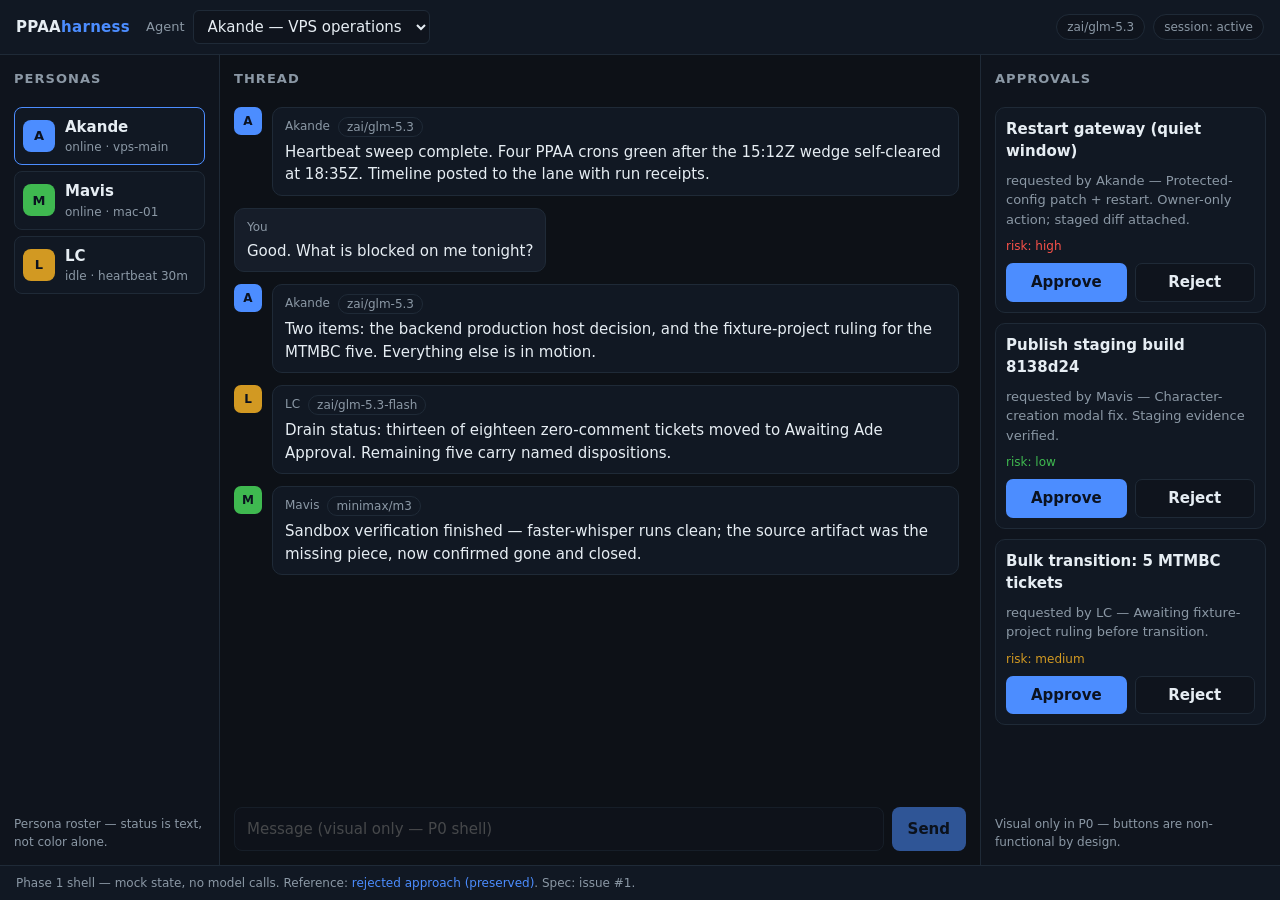
<file: index.html>
<!doctype html>
<html lang="en">
<head>
<meta charset="utf-8">
<meta name="viewport" content="width=device-width, initial-scale=1">
<title>PPAA Harness — UI Shell (Phase 1)</title>
<link rel="stylesheet" href="shell.css">
</head>
<body>
<header class="topbar">
  <div class="brand">PPAA<span class="accent">harness</span></div>
  <div class="agent-select">
    <label for="persona-select">Agent</label>
    <select id="persona-select"></select>
  </div>
  <div class="meta">
    <span class="pill" id="model-pill">glm-5.3 flash</span>
    <span class="pill" id="session-pill">session: active</span>
  </div>
</header>
<main class="shell">
  <aside class="rail" id="rail">
    <h2>Personas</h2>
    <ul id="roster"></ul>
    <div class="rail-note">Persona roster — status is text, not color alone.</div>
  </aside>
  <section class="chat" id="chat">
    <h2>Thread</h2>
    <div id="messages"></div>
    <form id="composer" class="composer">
      <input id="composer-input" type="text" placeholder="Message (visual only — P0 shell)" disabled>
      <button type="button" disabled>Send</button>
    </form>
  </section>
  <aside class="drawer" id="drawer">
    <h2>Approvals</h2>
    <div id="approvals"></div>
    <div class="drawer-note">Visual only in P0 — buttons are non-functional by design.</div>
  </aside>
</main>
<footer class="foot">Phase 1 shell — mock state, no model calls. Reference: <a href="rejected-mock.html">rejected approach (preserved)</a>. Spec: issue #1.</footer>
<script src="shell.js"></script>
</body>
</html>
</file>
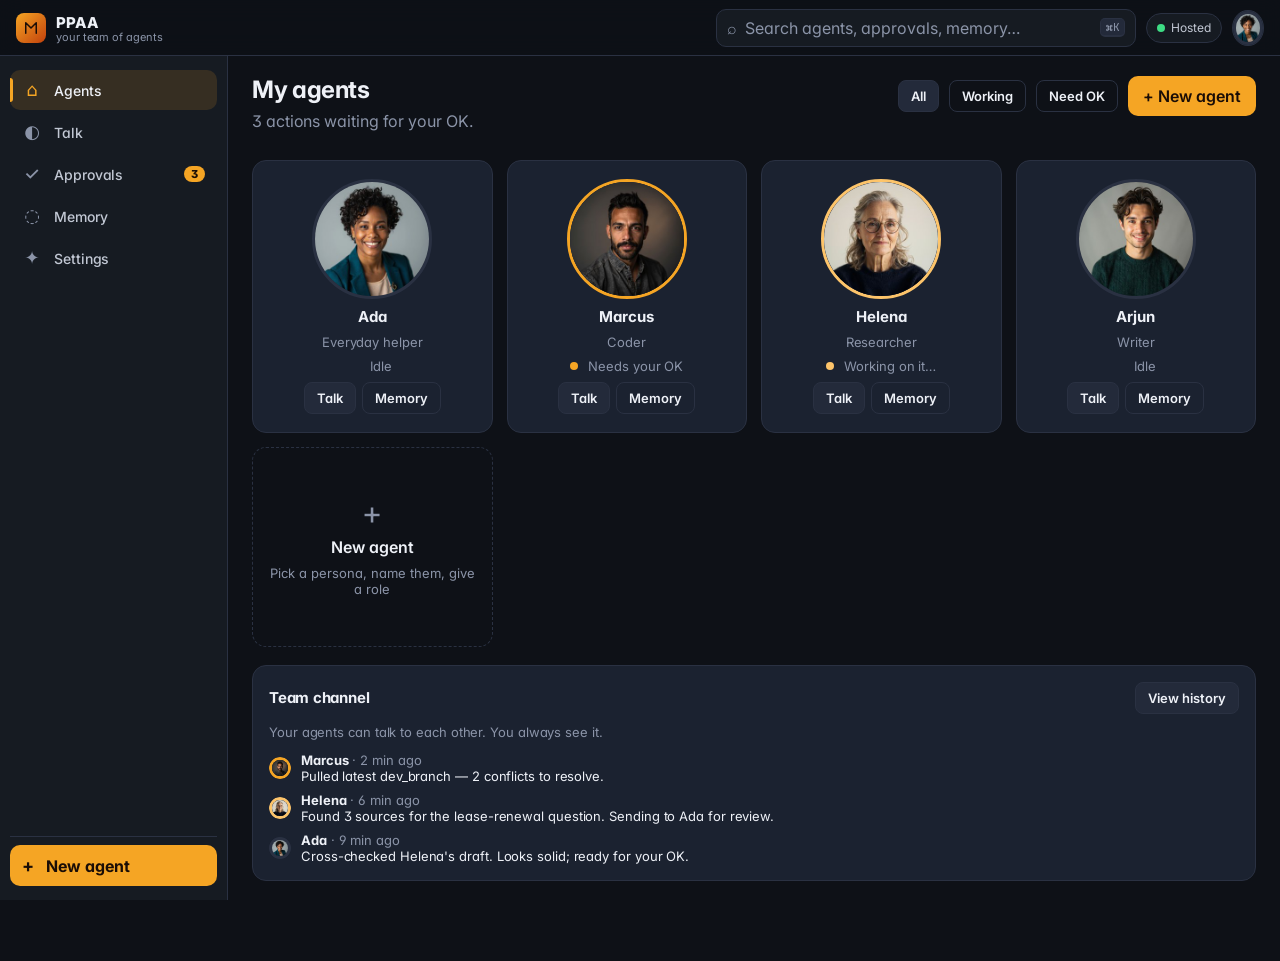
<file: v3/index.html>
<!doctype html>
<html lang="en">
<head>
<meta charset="utf-8">
<meta name="viewport" content="width=device-width,initial-scale=1,viewport-fit=cover">
<meta name="color-scheme" dark">
<title>PPAA — your team of agents (mock v3)</title>
<link rel="preconnect" href="https://fonts.googleapis.com">
<link rel="preconnect" href="https://fonts.gstatic.com" crossorigin>
<link href="https://fonts.googleapis.com/css2?family=Inter:wght@400;500;600;700;800&family=JetBrains+Mono:wght@500&display=swap" rel="stylesheet">
<link rel="stylesheet" href="styles.css">
</head>
<body>

<!-- ============== TOP BAR (always visible) ============== -->
<header class="topbar">
  <div class="brand">
    <div class="brand-mark" aria-hidden="true">
      <svg viewBox="0 0 24 24"><path d="M5 19V5l7 7 7-7v14" fill="none" stroke="currentColor" stroke-width="2" stroke-linecap="round" stroke-linejoin="round"/></svg>
    </div>
    <div>
      <div class="brand-name">PPAA</div>
      <div class="brand-sub muted">your team of agents</div>
    </div>
  </div>
  <div class="topbar-actions">
    <div class="search" role="search">
      <span class="ico-search" aria-hidden="true">⌕</span>
      <input placeholder="Search agents, approvals, memory…" id="global-search" autocomplete="off">
      <kbd>⌘K</kbd>
    </div>
    <div class="env-chip" title="Hosted by PPAA">
      <span class="dot ok"></span>Hosted
    </div>
    <button class="avatar-btn" data-route="settings" title="Settings" id="me-avatar"></button>
  </div>
</header>

<div class="app">

<!-- ============== LEFT RAIL (desktop) / BOTTOM NAV (mobile) ============== -->
<nav class="rail" id="rail" aria-label="Primary">
  <div class="rail-group">
    <a href="#home"        data-nav="home"        class="rail-item"><span class="ico">⌂</span><span>Agents</span></a>
    <a href="#talk"        data-nav="talk"        class="rail-item"><span class="ico">◐</span><span>Talk</span></a>
    <a href="#approvals"   data-nav="approvals"   class="rail-item"><span class="ico">✓</span><span>Approvals</span><span class="count" id="approval-count">3</span></a>
    <a href="#memory"      data-nav="memory"      class="rail-item"><span class="ico">◌</span><span>Memory</span></a>
    <a href="#settings"    data-nav="settings"    class="rail-item"><span class="ico">✦</span><span>Settings</span></a>
  </div>
  <div class="rail-foot">
    <button class="rail-new" data-route="welcome" title="Add agent">
      <span class="ico">+</span><span>New agent</span>
    </button>
  </div>
</nav>

<!-- ============== MAIN ============== -->
<main class="main">

<!-- ============ 1. WELCOME / ONBOARDING ============ -->
<section id="view-welcome" class="view">
  <div class="welcome-wrap">
    <div class="welcome-aside">
      <p class="eyebrow">Set up · takes 30 seconds</p>
      <h1>Choose your first agent</h1>
      <p class="muted lead">Every PPAA agent has a face and a voice you pick. Pick a person, an animal, a robot, or upload your own photo.</p>

      <div class="stage" id="welcome-stage">
        <div class="portrait-wrap">
          <div class="portrait-ring" id="welcome-ring"></div>
          <div class="portrait" id="welcome-preview"></div>
          <div class="state-pill" id="welcome-state">
            <span class="state-dot" data-state="idle"></span><span>Idle</span>
          </div>
        </div>
        <h2 id="welcome-preview-name" class="big-name">Ada</h2>
        <div class="muted small" id="welcome-preview-meta">Warm voice · Everyday helper</div>
        <button class="btn primary" data-action="preview-voice">▶ Preview voice</button>
      </div>
    </div>

    <div class="welcome-panel">
      <div class="card">
        <div class="card-head">
          <h3>Pick a persona</h3>
          <span class="muted small">Default is human</span>
        </div>
        <div class="persona-grid" id="persona-grid"></div>
        <label class="upload-tile" data-action="upload">
          <input type="file" accept="image/*" hidden>
          <div class="avatar dashed">⬆</div>
          <div>
            <div class="strong">Use my photo</div>
            <div class="muted small">PNG or JPG, stored only on this device</div>
          </div>
        </label>
      </div>

      <div class="card">
        <label class="small muted" for="agent-name">Name your agent</label>
        <input id="agent-name" value="Ada" maxlength="24" autocomplete="off">

        <label class="small muted">Voice</label>
        <div class="chip-row" id="voice-chips">
          <button class="chip on" data-voice="Warm"><span class="chip-dot warm"></span>Warm</button>
          <button class="chip"    data-voice="Calm"><span class="chip-dot calm"></span>Calm</button>
          <button class="chip"    data-voice="Bright"><span class="chip-dot bright"></span>Bright</button>
        </div>

        <label class="small muted">Role</label>
        <div class="chip-row" id="role-chips">
          <button class="chip on" data-role="Everyday helper">Everyday helper</button>
          <button class="chip"    data-role="Coder">Coder</button>
          <button class="chip"    data-role="Researcher">Researcher</button>
          <button class="chip"    data-role="Writer">Writer</button>
        </div>

        <button class="btn primary block" data-action="create-agent">Meet <span id="create-name">Ada</span> →</button>
        <button class="btn ghost block" data-action="skip-welcome">I already have agents</button>
      </div>
    </div>
  </div>
</section>

<!-- ============ 2. HOME / MY AGENTS ============ -->
<section id="view-home" class="view">
  <div class="page-head">
    <div>
      <h1>My agents</h1>
      <p class="muted" id="home-sub">3 actions waiting for your OK.</p>
    </div>
    <div class="row">
      <button class="btn sm" data-action="filter-agents" data-filter="all">All</button>
      <button class="btn sm ghost" data-action="filter-agents" data-filter="working">Working</button>
      <button class="btn sm ghost" data-action="filter-agents" data-filter="approval">Need OK</button>
      <button class="btn primary" data-route="welcome">+ New agent</button>
    </div>
  </div>

  <div class="agent-grid" id="agent-grid"></div>

  <div class="card team-card">
    <div class="card-head">
      <h3>Team channel</h3>
      <button class="btn sm" data-action="toast" data-msg="Team channel: agent↔agent messages would appear here (agentmesh /messages/history).">View history</button>
    </div>
    <p class="muted small">Your agents can talk to each other. You always see it.</p>
    <div class="team-feed" id="team-feed"></div>
  </div>
</section>

<!-- ============ 3. TALK ============ -->
<section id="view-talk" class="view">
  <div class="talk-head">
    <div class="agent-switch" id="talk-switch" role="tablist"></div>
    <div class="talk-tools">
      <button class="btn sm ghost" data-action="toast" data-msg="New session started. Transcripts are stored per agent and you can clear them anytime.">New session</button>
    </div>
  </div>

  <div class="talk-grid">
    <!-- LEFT: agent panel -->
    <aside class="talk-side">
      <div class="stage">
        <div class="portrait-wrap">
          <div class="portrait-ring" id="talk-ring"></div>
          <div class="portrait" id="talk-avatar"></div>
          <div class="state-pill" id="talk-state">
            <span class="state-dot" data-state="idle"></span><span id="talk-state-label">Idle</span>
          </div>
        </div>
        <h2 id="talk-name" class="big-name">Ada</h2>
        <div class="muted small" id="talk-role">Everyday helper · Warm voice</div>
      </div>
      <div class="card">
        <div class="card-head"><h3>Active task</h3></div>
        <div id="active-task">
          <div class="muted small">No active task. Ask <span id="active-task-name">Ada</span> something.</div>
        </div>
      </div>
      <div class="card">
        <div class="card-head"><h3>Memory peek</h3><button class="btn sm" data-route="memory">Open</button></div>
        <ul class="peek-list" id="memory-peek"></ul>
      </div>
    </aside>

    <!-- RIGHT: conversation -->
    <section class="talk-main">
      <header class="conv-head">
        <div>
          <div class="conv-title" id="conv-title">Conversation with Ada</div>
          <div class="muted small" id="conv-sub">Started just now</div>
        </div>
        <div class="conv-tools">
          <button class="icon-btn" data-action="toast" data-msg="Transcript downloaded (mock)." title="Export">⬇</button>
          <button class="icon-btn" data-action="toast" data-msg="Transcript cleared." title="Clear">⌫</button>
        </div>
      </header>

      <div class="transcript" id="transcript" aria-live="polite"></div>

      <div class="composer">
        <div class="composer-tools" id="composer-tools">
          <button class="tool-chip" data-action="toast" data-msg="Attach: a file picker would open (mock).">📎 Attach</button>
          <button class="tool-chip" data-action="talk-tool-demo">🔧 Add tool</button>
          <button class="tool-chip" data-action="toast" data-msg="Web search enabled for this turn (mock).">🌐 Search</button>
        </div>
        <div class="composer-row">
          <button class="mic" id="mic" aria-label="Hold to talk"><span class="mic-ico">🎙</span></button>
          <textarea id="talk-input" rows="1" placeholder="Type or hold the mic to talk…" autocomplete="off"></textarea>
          <button class="btn primary" data-action="send">Send</button>
        </div>
        <div class="composer-status muted small" id="composer-status">Idle</div>
      </div>
    </section>
  </div>
</section>

<!-- ============ 4. APPROVALS ============ -->
<section id="view-approvals" class="view">
  <div class="page-head">
    <div>
      <h1>Approvals</h1>
      <p class="muted">Your agents ask before doing anything that touches your machine, money, or the outside world.</p>
    </div>
    <div class="row">
      <button class="chip on" data-filter="all">All <span class="chip-num" id="filter-count-all">3</span></button>
      <button class="chip"    data-filter="high">High <span class="chip-num" id="filter-count-high">1</span></button>
      <button class="chip"    data-filter="med">Medium <span class="chip-num" id="filter-count-med">1</span></button>
      <button class="chip"    data-filter="low">Low <span class="chip-num" id="filter-count-low">1</span></button>
    </div>
  </div>

  <div class="stack" id="approval-list"></div>

  <div class="card policy-card">
    <div class="card-head"><h3>Approval policy</h3></div>
    <div class="setting"><div><div class="strong">Auto-approve low-risk reads</div><div class="muted small">Reading files & web pages won't ask. Writes always ask.</div></div><button class="toggle on" data-toggle="autolow" aria-label="Auto-approve low-risk"></button></div>
    <div class="setting"><div><div class="strong">Auto-approve same-tool repeats (10 min)</div><div class="muted small">If you approved the same exact call moments ago, don't ask again.</div></div><button class="toggle on" data-toggle="repeat"></button></div>
    <div class="setting"><div><div class="strong">Ask before spending money</div><div class="muted small">Always, regardless of other rules.</div></div><button class="toggle on" data-toggle="money"></button></div>
    <div class="setting"><div><div class="strong">Send me a daily summary of what ran</div><div class="muted small">A short digest of approved actions and outcomes.</div></div><button class="toggle" data-toggle="summary"></button></div>
  </div>
</section>

<!-- ============ 5. MEMORY ============ -->
<section id="view-memory" class="view">
  <div class="page-head">
    <div>
      <h1>What <span id="memory-name">Ada</span> knows about you</h1>
      <p class="muted">Everything here was learned from your conversations. Edit or delete anything — it changes what the agent remembers.</p>
    </div>
    <div class="row">
      <div class="agent-switch inline" id="memory-switch" role="tablist"></div>
    </div>
  </div>

  <div class="mem-toolbar">
    <div class="muted small"><span id="mem-count">3</span> items · <span id="mem-source">Learned from 8 conversations</span></div>
    <div class="row">
      <input id="mem-search" placeholder="Filter…" autocomplete="off">
      <button class="btn sm ghost" data-action="toast" data-msg="Export started: a JSON file would download (mock).">Export</button>
    </div>
  </div>

  <div class="stack" id="memory-list"></div>

  <div class="card stack">
    <div class="card-head"><h3>Teach them something</h3></div>
    <textarea id="memory-new" placeholder='e.g. "I prefer short answers — no preamble."'></textarea>
    <div class="row">
      <button class="btn primary" data-action="memory-add">Remember this</button>
      <button class="btn bad ghost" data-action="memory-forget-all">Forget everything</button>
    </div>
  </div>
</section>

<!-- ============ 6. SETTINGS ============ -->
<section id="view-settings" class="view">
  <div class="page-head">
    <div>
      <h1>Settings</h1>
      <p class="muted">Everything that isn't an agent, a conversation, an approval, or memory.</p>
    </div>
  </div>

  <div class="settings-grid">
    <div class="stack">
      <div class="card">
        <div class="card-head"><h3>Brains (models)</h3></div>
        <p class="muted small">Who powers your agents' thinking.</p>
        <div class="opt-grid">
          <div class="opt on" data-model="hosted"><div class="opt-title">PPAA-hosted</div><div class="muted small">Zero setup. Free tier + paid plans.</div></div>
          <div class="opt" data-model="byo"><div class="opt-title">Bring your own key</div><div class="muted small">OpenAI, Anthropic, Qwen, Ollama, local.</div></div>
        </div>
        <div id="byo-fields" class="stack hidden" style="margin-top:10px">
          <input placeholder="sk-… (stored only on this device)">
          <button class="btn sm" data-action="toast" data-msg="Key saved locally (mock).">Save key</button>
        </div>
      </div>

      <div class="card">
        <div class="card-head"><h3>Voice & speech</h3></div>
        <div class="setting"><span>Realtime voice</span><button class="toggle on" data-toggle="voice"></button></div>
        <div class="setting"><span>Speak replies aloud</span><button class="toggle on" data-toggle="tts"></button></div>
        <div class="setting"><span>Wake word ("Hey Ada")</span><button class="toggle" data-toggle="wake"></button></div>
        <div class="setting"><span>Show live waveform while listening</span><button class="toggle on" data-toggle="wave"></button></div>
      </div>

      <div class="card">
        <div class="card-head"><h3>Memory</h3></div>
        <div class="setting"><span>Keep memory on this device only</span><button class="toggle on" data-toggle="localmem"></button></div>
        <div class="setting"><span>Auto-capture useful facts from conversations</span><button class="toggle on" data-toggle="autocapture"></button></div>
        <div class="setting"><span>Forget everything across all agents</span><button class="btn sm bad" data-action="toast" data-msg="This would wipe memory for every agent on this account (mock).">Wipe all</button></div>
      </div>
    </div>

    <div class="stack">
      <div class="card">
        <div class="card-head"><h3>Get PPAA on your desktop</h3></div>
        <p class="muted small">Same agents, same memory. Desktop unlocks file access and offline avatars.</p>
        <div class="stack">
          <button class="btn block" data-action="download" data-os="macOS">Download for Mac</button>
          <button class="btn block" data-action="download" data-os="Windows">Download for Windows</button>
          <button class="btn block" data-action="download" data-os="Linux">Download for Linux</button>
        </div>
        <p class="muted small" style="margin-top:10px">Web version: you're using it now. iPhone & Android coming.</p>
      </div>

      <div class="card">
        <div class="card-head"><h3>Privacy</h3></div>
        <div class="setting"><span>Share anonymous usage stats</span><button class="toggle" data-toggle="stats"></button></div>
        <div class="setting"><span>Let agents message each other</span><button class="toggle on" data-toggle="mesh"></button></div>
        <button class="btn block" data-action="toast" data-msg="Export requested — a ZIP would download (mock)." style="margin-top:10px">Export all my data</button>
      </div>

      <div class="card">
        <div class="card-head"><h3>Account</h3></div>
        <div class="setting"><span>Signed in as</span><span class="muted">ade@peopleprotocol.app</span></div>
        <div class="setting"><span>Plan</span><span class="muted">Free · upgrade for hosted models</span></div>
        <button class="btn block" data-action="toast" data-msg="Signed out (mock)." style="margin-top:10px">Sign out</button>
      </div>
    </div>
  </div>

  <p class="footer-note">PPAA harness mock v3 · Tobi · 2026-09-26 · no data leaves this page · <span class="muted">portraits: AI-generated, fictional people, no real likenesses · <a href="assets/portraits/LICENCE.md">licence</a></span></p>
</section>

</main>
</div>

<div id="toast" role="status" aria-live="polite"></div>

<script src="app.js"></script>
</body>
</html>
</file>
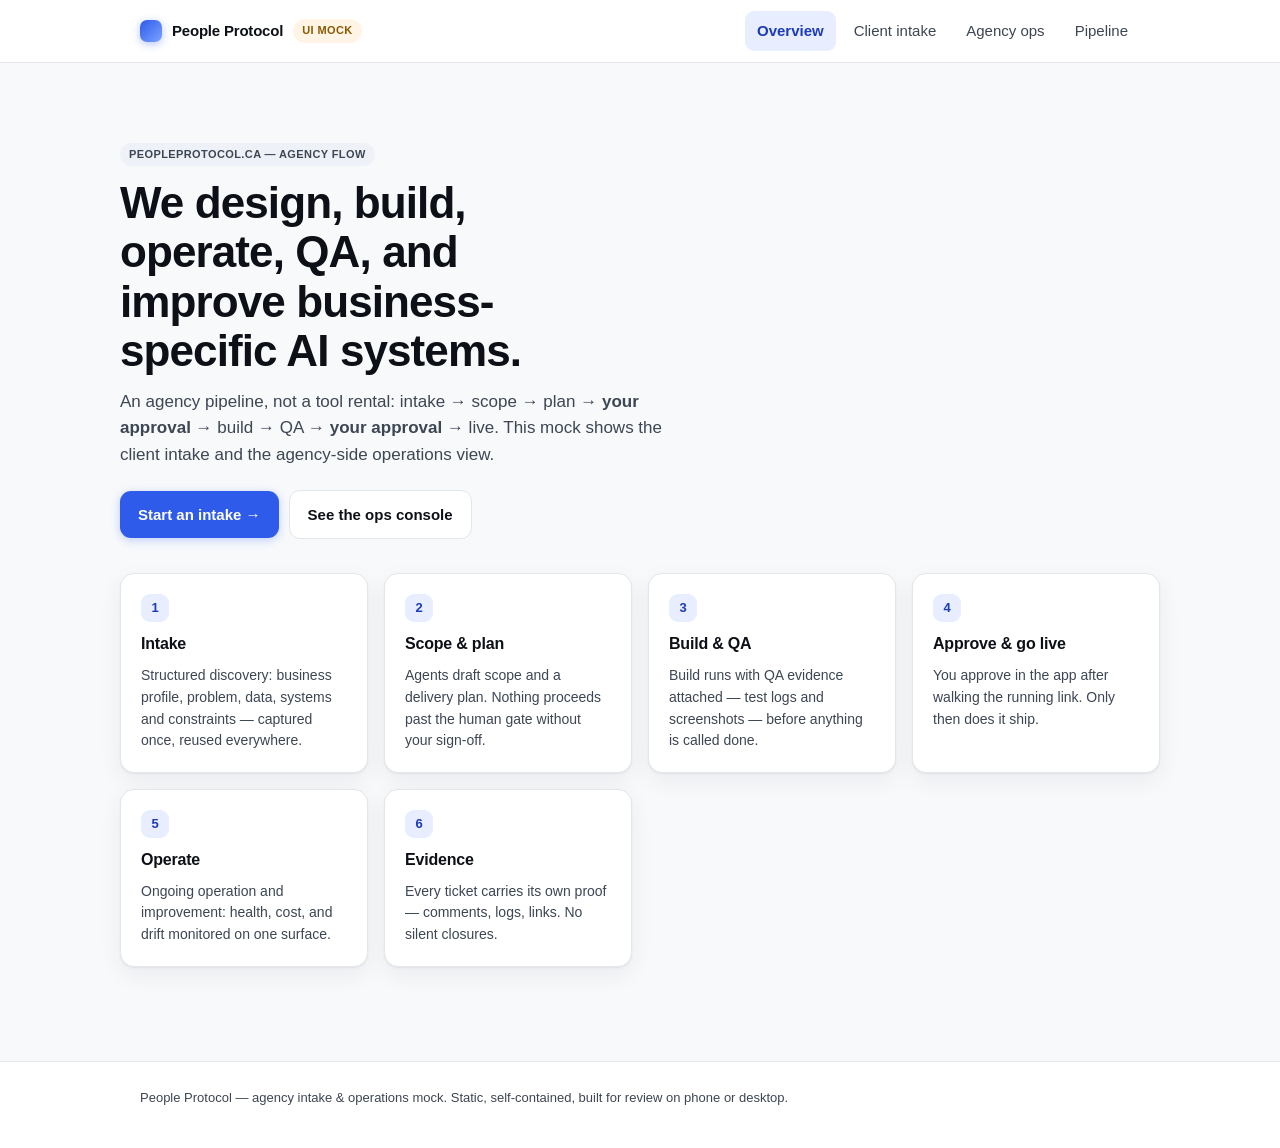
<file: rejected-mock.html>
<!DOCTYPE html>
<html lang="en">
<head>
<meta charset="utf-8">
<meta name="viewport" content="width=device-width, initial-scale=1">
<title>People Protocol — Agency Intake (UI Mock)</title>
<style>
  :root{
    --ink:#0d1117; --ink-2:#3d4653; --line:#e3e7ec; --bg:#f7f9fb; --card:#fff;
    --brand:#2f5bea; --brand-ink:#1b3bb8; --ok:#0f9d58; --warn:#e8a33d; --danger:#d64545;
    --radius:14px; --shadow:0 1px 2px rgba(16,24,40,.06),0 8px 24px rgba(16,24,40,.06);
  }
  *{box-sizing:border-box}
  html,body{margin:0;padding:0}
  body{font:15px/1.55 -apple-system,BlinkMacSystemFont,"Segoe UI",Inter,Roboto,Helvetica,Arial,sans-serif;color:var(--ink);background:var(--bg);-webkit-font-smoothing:antialiased}
  a{color:var(--brand);text-decoration:none}
  .wrap{max-width:1040px;margin:0 auto;padding:0 20px}
  header.top{position:sticky;top:0;z-index:20;background:rgba(255,255,255,.92);backdrop-filter:saturate(1.4) blur(8px);border-bottom:1px solid var(--line)}
  .top-in{display:flex;align-items:center;justify-content:space-between;gap:12px;height:62px}
  .logo{display:flex;align-items:center;gap:10px;font-weight:700;letter-spacing:-.2px}
  .logo .dot{width:22px;height:22px;border-radius:7px;background:linear-gradient(135deg,var(--brand),#7aa2ff);box-shadow:0 2px 8px rgba(47,91,234,.35)}
  nav.menu{display:flex;gap:6px;flex-wrap:wrap}
  nav.menu button{font:inherit;border:0;background:transparent;color:var(--ink-2);padding:8px 12px;border-radius:9px;cursor:pointer}
  nav.menu button:hover{background:#eef2f8;color:var(--ink)}
  nav.menu button.active{background:#e8eeff;color:var(--brand-ink);font-weight:600}
  .badge{display:inline-block;font-size:11px;font-weight:700;letter-spacing:.4px;text-transform:uppercase;padding:3px 9px;border-radius:999px;background:#eef2f8;color:var(--ink-2)}
  .badge.mock{background:#fff4e5;color:#8a5a00}
  .hero{padding:52px 0 34px}
  .hero h1{font-size:clamp(28px,5vw,44px);line-height:1.12;letter-spacing:-.9px;margin:12px 0 14px;max-width:19ch}
  .hero p{font-size:17px;color:var(--ink-2);max-width:62ch;margin:0 0 22px}
  .btn{font:inherit;font-weight:600;border:0;border-radius:11px;padding:12px 18px;cursor:pointer;background:var(--brand);color:#fff;box-shadow:0 2px 10px rgba(47,91,234,.28)}
  .btn:hover{background:var(--brand-ink)}
  .btn.ghost{background:#fff;color:var(--ink);border:1px solid var(--line);box-shadow:none}
  .btn.ghost:hover{background:#f2f5fa}
  .btn.sm{padding:8px 13px;border-radius:9px;font-size:14px}
  .btn[disabled]{opacity:.55;cursor:not-allowed}
  .grid{display:grid;gap:16px}
  .g3{grid-template-columns:repeat(auto-fit,minmax(230px,1fr))}
  .g2{grid-template-columns:repeat(auto-fit,minmax(280px,1fr))}
  .card{background:var(--card);border:1px solid var(--line);border-radius:var(--radius);padding:20px;box-shadow:var(--shadow)}
  .card h3{margin:2px 0 8px;font-size:16px;letter-spacing:-.2px}
  .card p{margin:0;color:var(--ink-2);font-size:14px}
  .step-n{width:28px;height:28px;border-radius:9px;background:#e8eeff;color:var(--brand-ink);font-weight:700;display:flex;align-items:center;justify-content:center;font-size:13px;margin-bottom:10px}
  section.page{display:none;padding:26px 0 60px}
  section.page.on{display:block}
  .crumbs{display:flex;gap:8px;align-items:center;font-size:13px;color:var(--ink-2);margin:8px 0 18px;flex-wrap:wrap}
  .crumbs b{color:var(--ink)}
  /* wizard */
  .wizard{background:#fff;border:1px solid var(--line);border-radius:var(--radius);box-shadow:var(--shadow);overflow:hidden}
  .wiz-head{padding:18px 20px;border-bottom:1px solid var(--line);display:flex;justify-content:space-between;gap:12px;align-items:center;flex-wrap:wrap}
  .wiz-head .t{font-weight:700}
  .pips{display:flex;gap:6px;flex-wrap:wrap}
  .pip{font-size:12px;color:var(--ink-2);padding:5px 10px;border-radius:999px;background:#f2f5fa;border:1px solid var(--line);white-space:nowrap}
  .pip.on{background:var(--brand);color:#fff;border-color:var(--brand)}
  .pip.done{background:#e7f6ee;color:#0b6b3f;border-color:#bfe6d1}
  .wiz-body{padding:22px 20px}
  .field{margin-bottom:16px}
  .field label{display:block;font-weight:600;font-size:13.5px;margin-bottom:6px}
  .field .hint{font-weight:400;color:var(--ink-2);font-size:12.5px;margin-left:6px}
  input,select,textarea{font:inherit;width:100%;padding:11px 12px;border:1px solid var(--line);border-radius:10px;background:#fff;color:var(--ink)}
  input:focus,select:focus,textarea:focus{outline:2px solid #cdd9ff;border-color:#a9bdf7}
  textarea{min-height:92px;resize:vertical}
  .row{display:grid;gap:14px;grid-template-columns:repeat(auto-fit,minmax(220px,1fr))}
  .chips{display:flex;gap:8px;flex-wrap:wrap}
  .chip{font-size:13px;border:1px solid var(--line);background:#fff;border-radius:999px;padding:7px 12px;cursor:pointer;user-select:none}
  .chip.on{background:#e8eeff;border-color:#a9bdf7;color:var(--brand-ink);font-weight:600}
  .wiz-foot{padding:16px 20px;border-top:1px solid var(--line);display:flex;justify-content:space-between;gap:10px;background:#fbfcfe}
  .note{font-size:13px;color:var(--ink-2);background:#f2f5fa;border:1px dashed var(--line);padding:10px 12px;border-radius:10px}
  /* table */
  .tbl{width:100%;border-collapse:collapse;font-size:14px}
  .tbl th{text-align:left;font-size:12px;text-transform:uppercase;letter-spacing:.4px;color:var(--ink-2);padding:10px 12px;border-bottom:1px solid var(--line);white-space:nowrap}
  .tbl td{padding:12px;border-bottom:1px solid var(--line);vertical-align:top}
  .tbl tr:hover td{background:#fafbff}
  .st{font-size:12px;font-weight:700;padding:3px 9px;border-radius:999px;white-space:nowrap}
  .st.intake{background:#eef2f8;color:#3d4653}
  .st.scope{background:#e8eeff;color:#1b3bb8}
  .st.plan{background:#f1ecff;color:#5b32c7}
  .st.approval{background:#fff4e5;color:#8a5a00}
  .st.build{background:#e6f3ff;color:#0059b3}
  .st.qa{background:#e7f6ee;color:#0b6b3f}
  .st.live{background:#0f9d58;color:#fff}
  .kan{display:grid;gap:12px;grid-template-columns:repeat(auto-fit,minmax(190px,1fr))}
  .col{background:#f2f5fa;border:1px solid var(--line);border-radius:12px;padding:10px;min-height:120px}
  .col h4{margin:2px 0 10px;font-size:12px;text-transform:uppercase;letter-spacing:.4px;color:var(--ink-2)}
  .mini{background:#fff;border:1px solid var(--line);border-radius:10px;padding:10px;margin-bottom:8px;font-size:13px}
  .mini b{display:block;font-size:13.5px;margin-bottom:3px}
  .mini span{color:var(--ink-2);font-size:12.5px}
  .kv{display:grid;grid-template-columns:auto 1fr;gap:6px 14px;font-size:14px}
  .kv dt{color:var(--ink-2)}
  .kv dd{margin:0;font-weight:600}
  footer{border-top:1px solid var(--line);color:var(--ink-2);font-size:13px;padding:26px 0 40px;background:#fff}
  .flex{display:flex;gap:10px;align-items:center;flex-wrap:wrap}
  .muted{color:var(--ink-2)}
  .right{margin-left:auto}
  @media(max-width:560px){ .hero{padding:34px 0 22px} .top-in{height:56px} }
</style>
</head>
<body>
<header class="top">
  <div class="wrap top-in">
    <div class="logo"><span class="dot"></span> People Protocol <span class="badge mock">UI mock</span></div>
    <nav class="menu" id="menu">
      <button data-go="home">Overview</button>
      <button data-go="intake">Client intake</button>
      <button data-go="ops">Agency ops</button>
      <button data-go="pipeline">Pipeline</button>
    </nav>
  </div>
</header>

<!-- OVERVIEW -->
<section class="page on" id="page-home">
  <div class="wrap hero">
    <span class="badge">PeopleProtocol.ca — agency flow</span>
    <h1>We design, build, operate, QA, and improve business-specific AI systems.</h1>
    <p>An agency pipeline, not a tool rental: intake → scope → plan → <b>your approval</b> → build → QA → <b>your approval</b> → live. This mock shows the client intake and the agency-side operations view.</p>
    <div class="flex">
      <button class="btn" data-go="intake">Start an intake →</button>
      <button class="btn ghost" data-go="ops">See the ops console</button>
    </div>
    <div class="grid g3" style="margin-top:34px">
      <div class="card"><div class="step-n">1</div><h3>Intake</h3><p>Structured discovery: business profile, problem, data, systems and constraints — captured once, reused everywhere.</p></div>
      <div class="card"><div class="step-n">2</div><h3>Scope &amp; plan</h3><p>Agents draft scope and a delivery plan. Nothing proceeds past the human gate without your sign-off.</p></div>
      <div class="card"><div class="step-n">3</div><h3>Build &amp; QA</h3><p>Build runs with QA evidence attached — test logs and screenshots — before anything is called done.</p></div>
      <div class="card"><div class="step-n">4</div><h3>Approve &amp; go live</h3><p>You approve in the app after walking the running link. Only then does it ship.</p></div>
      <div class="card"><div class="step-n">5</div><h3>Operate</h3><p>Ongoing operation and improvement: health, cost, and drift monitored on one surface.</p></div>
      <div class="card"><div class="step-n">6</div><h3>Evidence</h3><p>Every ticket carries its own proof — comments, logs, links. No silent closures.</p></div>
    </div>
  </div>
</section>

<!-- INTAKE -->
<section class="page" id="page-intake">
  <div class="wrap">
    <div class="crumbs"><span>Intake</span> / <b id="crumb-step">Business profile</b></div>
    <div class="wizard">
      <div class="wiz-head">
        <div class="t">New client intake</div>
        <div class="pips" id="pips"></div>
      </div>
      <div class="wiz-body" id="wiz-body"></div>
      <div class="wiz-foot">
        <button class="btn ghost sm" id="btn-back">← Back</button>
        <div class="flex right">
          <span class="muted" id="wiz-count"></span>
          <button class="btn sm" id="btn-next">Continue →</button>
        </div>
      </div>
    </div>
    <p class="note" style="margin-top:16px">Mock only — nothing is submitted or stored. In the real flow this creates the intake record that feeds scoping.</p>
  </div>
</section>

<!-- OPS -->
<section class="page" id="page-ops">
  <div class="wrap">
    <div class="crumbs"><span>Agency ops</span> / <b>Submissions</b></div>
    <div class="flex" style="margin-bottom:14px">
      <h2 style="margin:0;font-size:20px;letter-spacing:-.3px">Submissions</h2>
      <span class="badge" id="ops-count"></span>
      <div class="right flex">
        <input id="ops-filter" placeholder="Filter by client or stage…" style="max-width:260px">
      </div>
    </div>
    <div class="card" style="padding:6px 6px">
      <table class="tbl"><thead><tr><th>Client</th><th>Stage</th><th>Owner</th><th>Updated</th><th>Evidence</th></tr></thead>
      <tbody id="ops-rows"></tbody></table>
    </div>
    <div class="card" id="ops-detail" style="margin-top:16px;display:none"></div>
  </div>
</section>

<!-- PIPELINE -->
<section class="page" id="page-pipeline">
  <div class="wrap">
    <div class="crumbs"><span>Delivery</span> / <b>Pipeline board</b></div>
    <h2 style="margin:0 0 14px;font-size:20px;letter-spacing:-.3px">Pipeline board</h2>
    <div class="kan" id="kan"></div>
    <p class="note" style="margin-top:16px">The two human gates are marked <b>Approval</b> — scope sign-off and post-QA sign-off. Agents cannot pass them.</p>
  </div>
</section>

<footer><div class="wrap">People Protocol — agency intake &amp; operations mock. Static, self-contained, built for review on phone or desktop.</div></footer>

<script>
(function(){
  var stages=["Intake","Scope","Plan","Approval","Build","QA","Live"];
  var subs=[
    {client:"Northwind Logistics",stage:"Scope",owner:"PPAA-Coordinator",upd:"2h ago",ev:3,note:"Routing optimisation for dispatch; baseline captured."},
    {client:"Cedar & Co Dental",stage:"Approval",owner:"Ade",upd:"5h ago",ev:6,note:"Scope approved pending your sign-off on the plan."},
    {client:"Harbour Freight",stage:"Build",owner:"PPAA-Builder",upd:"1d ago",ev:11,note:"Intake classifier in build; QA fixtures staged."},
    {client:"Meadow Health",stage:"QA",owner:"PPAA-QA",upd:"1d ago",ev:14,note:"QA evidence attached — 14 artefacts, 0 blocking."},
    {client:"Solstice Retail",stage:"Live",owner:"Operations",upd:"3d ago",ev:22,note:"Live; health green, cost within envelope."},
    {client:"Ivy Lane Legal",stage:"Intake",owner:"—",upd:"6h ago",ev:1,note:"Awaiting client detail completion."},
    {client:"Pinewood Manufacturing",stage:"Plan",owner:"PPAA-Coordinator",upd:"4h ago",ev:5,note:"Plan drafted; two open questions on data access."}
  ];
  var steps=[
    {t:"Business profile",f:function(){return ''+
      '<div class="row"><div class="field"><label>Business name</label><input placeholder="e.g. Northwind Logistics"></div>'+
      '<div class="field"><label>Industry</label><input placeholder="e.g. freight &amp; logistics"></div></div>'+
      '<div class="field"><label>Size <span class="hint">people + rough revenue band</span></label><input placeholder="e.g. 40 staff, mid-market"></div>'+
      '<div class="field"><label>Primary contact <span class="hint">name, role, email</span></label><input placeholder="Who owns this decision?"></div>';}},
    {t:"Problem &amp; opportunity",f:function(){return ''+
      '<div class="field"><label>What is costing you most today?</label><textarea placeholder="Describe the bottleneck in your words."></textarea></div>'+
      '<div class="field"><label>Where does it hurt?</label><div class="chips">'+
      ['Time','Cost','Quality','Customer experience','Compliance','Growth ceiling'].map(function(x){return '<span class="chip">'+x+'</span>'}).join('')+
      '</div></div>'+
      '<div class="field"><label>What would good look like in 90 days?</label><textarea placeholder="A concrete, measurable outcome."></textarea></div>';}},
    {t:"Data &amp; systems",f:function(){return ''+
      '<div class="field"><label>Systems in play</label><div class="chips">'+
      ['CRM','ERP','Email','Spreadsheets','Custom app','Database','None / paper'].map(function(x){return '<span class="chip">'+x+'</span>'}).join('')+
      '</div></div>'+
      '<div class="field"><label>Data you already have</label><textarea placeholder="Where does it live, how clean is it, who can access it?"></textarea></div>'+
      '<div class="field"><label>Sensitivities <span class="hint">PII, regulated, retention</span></label><input placeholder="Anything we must handle carefully?"></div>';}},
    {t:"Constraints &amp; budget",f:function(){return ''+
      '<div class="row"><div class="field"><label>Budget band</label><select><option>Not yet set</option><option>Under 10k</option><option>10k–50k</option><option>50k+</option></select></div>'+
      '<div class="field"><label>Timeline</label><select><option>Exploring</option><option>This quarter</option><option>This month</option><option>ASAP</option></select></div></div>'+
      '<div class="field"><label>Hard constraints</label><textarea placeholder="Deadlines, approvals, data residency, existing vendors."></textarea></div>'+
      '<div class="field"><label>Decision-maker <span class="hint">who approves the ticket?</span></label><input placeholder="Name / role"></div>';}},
    {t:"Review &amp; submit",f:function(){return ''+
      '<div class="card" style="box-shadow:none;background:#fbfcfe"><h3>Ready to submit</h3>'+
      '<p>Submitting creates the intake record and hands it to scoping. Nothing is built and no spend is incurred until you approve the plan.</p></div>'+
      '<div class="field" style="margin-top:16px"><label>Anything else we should know?</label><textarea placeholder="Optional."></textarea></div>'+
      '<div class="flex"><span class="chip on">I understand this is a mock</span></div>';}}
  ];
  var step=0;
  function $(s,r){return (r||document).querySelector(s)}
  function $$(s,r){return Array.prototype.slice.call((r||document).querySelectorAll(s))}

  function go(name){
    $$('section.page').forEach(function(p){p.classList.remove('on')});
    var el=document.getElementById('page-'+name); if(el) el.classList.add('on');
    $$('#menu button').forEach(function(b){b.classList.toggle('active',b.getAttribute('data-go')===name)});
    window.scrollTo({top:0,behavior:'instant'});
    location.hash=name;
  }
  document.addEventListener('click',function(e){
    var b=e.target.closest('[data-go]'); if(b){go(b.getAttribute('data-go'))}
    if(e.target.classList.contains('chip')) e.target.classList.toggle('on');
  });

  function renderWiz(){
    var pips=$('#pips'); pips.innerHTML='';
    steps.forEach(function(s,i){
      var d=document.createElement('span'); d.className='pip'+(i===step?' on':(i<step?' done':''));
      d.textContent=(i+1)+'. '+s.t.replace(/&amp;/g,'&'); pips.appendChild(d);
    });
    $('#wiz-body').innerHTML=steps[step].f();
    $('#crumb-step').textContent=steps[step].t.replace(/&amp;/g,'&');
    $('#wiz-count').textContent='Step '+(step+1)+' of '+steps.length;
    $('#btn-back').disabled=step===0;
    $('#btn-next').textContent=(step===steps.length-1)?'Submit intake':'Continue →';
  }
  $('#btn-next').addEventListener('click',function(){
    if(step<steps.length-1){step++;renderWiz()}else{
      alert('Mock only — intake not submitted.'); go('ops');
    }
  });
  $('#btn-back').addEventListener('click',function(){ if(step>0){step--;renderWiz()} });

  function stCls(s){return s.toLowerCase().replace(/[^a-z]/g,'')}
  function renderOps(f){
    var rows=$('#ops-rows'); rows.innerHTML='';
    var list=subs.filter(function(s){return !f||((s.client+' '+s.stage).toLowerCase().indexOf(f)>-1)});
    list.forEach(function(s){
      var tr=document.createElement('tr');
      tr.innerHTML='<td><b>'+s.client+'</b></td><td><span class="st '+stCls(s.stage)+'">'+s.stage+'</span></td><td>'+s.owner+'</td><td class="muted">'+s.upd+'</td><td><a href="#" data-i="'+subs.indexOf(s)+'">'+s.ev+' files</a></td>';
      rows.appendChild(tr);
    });
    $('#ops-count').textContent=list.length+' shown / '+subs.length;
  }
  $('#ops-filter').addEventListener('input',function(){renderOps(this.value.trim().toLowerCase())});
  document.addEventListener('click',function(e){
    var a=e.target.closest('a[data-i]'); if(!a) return; e.preventDefault();
    var s=subs[+a.getAttribute('data-i')]; var box=$('#ops-detail');
    box.style.display='block';
    box.innerHTML='<div class="flex"><h3 style="margin:0">'+s.client+'</h3><span class="st '+stCls(s.stage)+'">'+s.stage+'</span><span class="right muted">'+s.upd+'</span></div>'+
      '<dl class="kv" style="margin-top:14px"><dt>Owner</dt><dd>'+s.owner+'</dd><dt>Evidence</dt><dd>'+s.ev+' artefacts</dd><dt>Note</dt><dd style="font-weight:400">'+s.note+'</dd>'+
      '<dt>Human gate</dt><dd style="font-weight:400">'+(s.stage==='Approval'?'Awaiting approval — nothing proceeds until signed off.':'No gate pending.')+'</dd></dl>';
    box.scrollIntoView({behavior:'smooth',block:'nearest'});
  });

  function renderKan(){
    var k=$('#kan'); k.innerHTML='';
    stages.forEach(function(st){
      var items=subs.filter(function(s){return s.stage===st});
      var col=document.createElement('div'); col.className='col';
      col.innerHTML='<h4>'+st+' · '+items.length+'</h4>'+
        items.map(function(s){return '<div class="mini"><b>'+s.client+'</b><span>'+s.owner+' · '+s.ev+' artefacts</span></div>'}).join('')||'<div class="mini"><span class="muted">—</span></div>';
      k.appendChild(col);
    });
  }

  renderWiz(); renderOps(''); renderKan();
  var h=(location.hash||'').replace('#',''); if(h&&document.getElementById('page-'+h)) go(h); else go('home');
})();
</script>
</body>
</html>
</file>
<file: shell.css>
:root{
  --bg:#0d1117; --panel:#111823; --panel2:#0f141d; --line:#1f2a37;
  --text:#e6edf3; --muted:#8b98a5; --accent:#4c8dff; --accent-ink:#0b1220;
  --ok:#3fb950; --warn:#d29922; --danger:#f85149;
}
*{box-sizing:border-box}
html,body{margin:0;padding:0}
body{background:var(--bg);color:var(--text);font:15px/1.5 system-ui,-apple-system,"Segoe UI",sans-serif;display:flex;flex-direction:column;min-height:100vh}
.topbar{display:flex;align-items:center;gap:16px;padding:10px 16px;background:var(--panel);border-bottom:1px solid var(--line)}
.brand{font-weight:650;letter-spacing:.02em}
.brand .accent{color:var(--accent)}
.agent-select{display:flex;align-items:center;gap:8px}
.agent-select label{color:var(--muted);font-size:13px}
select{background:var(--panel2);color:var(--text);border:1px solid var(--line);border-radius:6px;padding:6px 10px;font:inherit}
.meta{margin-left:auto;display:flex;gap:8px}
.pill{border:1px solid var(--line);border-radius:999px;padding:3px 10px;font-size:12px;color:var(--muted);background:var(--panel2)}
.shell{flex:1;display:grid;grid-template-columns:220px 1fr 300px;min-height:0}
.rail,.drawer,.chat{padding:14px;min-height:0}
.rail{background:var(--panel2);border-right:1px solid var(--line);display:flex;flex-direction:column;gap:10px}
.rail h2,.chat h2,.drawer h2{margin:0 0 8px;font-size:13px;text-transform:uppercase;letter-spacing:.08em;color:var(--muted)}
#roster{list-style:none;margin:0;padding:0;display:flex;flex-direction:column;gap:6px}
#roster li{display:flex;gap:10px;align-items:center;padding:8px;border:1px solid var(--line);border-radius:8px;background:var(--panel)}
#roster li.active{border-color:var(--accent)}
.avatar{width:32px;height:32px;border-radius:8px;display:grid;place-items:center;font-size:13px;font-weight:650;color:var(--accent-ink);background:var(--accent);flex:none}
.who{display:flex;flex-direction:column}
.who .name{font-weight:600}
.who .status{font-size:12px;color:var(--muted)}
.rail-note,.drawer-note{font-size:12px;color:var(--muted);margin-top:auto}
.chat{display:flex;flex-direction:column;gap:10px}
#messages{flex:1;display:flex;flex-direction:column;gap:12px;overflow:auto}
.msg{display:flex;gap:10px}
.msg .avatar{width:28px;height:28px;border-radius:7px;font-size:12px}
.msg .bubble{background:var(--panel);border:1px solid var(--line);border-radius:10px;padding:9px 12px;max-width:72ch}
.msg .bubble header{font-size:12px;color:var(--muted);display:flex;gap:8px;margin-bottom:4px}
.msg .bubble header .provider{border:1px solid var(--line);border-radius:999px;padding:0 8px}
.msg.user .bubble{background:#161d29}
.composer{display:flex;gap:8px}
.composer input{flex:1;background:var(--panel2);border:1px solid var(--line);border-radius:8px;padding:10px 12px;color:var(--text);font:inherit}
.composer input:disabled,.composer button:disabled{opacity:.55}
.composer button{background:var(--accent);color:var(--accent-ink);border:0;border-radius:8px;padding:10px 16px;font:inherit;font-weight:600}
.drawer{background:var(--panel2);border-left:1px solid var(--line);display:flex;flex-direction:column;gap:10px}
#approvals{display:flex;flex-direction:column;gap:10px}
.card{background:var(--panel);border:1px solid var(--line);border-radius:10px;padding:10px;display:flex;flex-direction:column;gap:8px}
.card .title{font-weight:600}
.card .detail{font-size:13px;color:var(--muted)}
.card .risk{font-size:12px}
.card .risk.low{color:var(--ok)} .card .risk.medium{color:var(--warn)} .card .risk.high{color:var(--danger)}
.card .actions{display:flex;gap:8px}
.card .actions button{flex:1;border-radius:7px;border:1px solid var(--line);background:var(--panel2);color:var(--text);padding:7px 0;font:inherit;font-weight:600}
.card .actions button.approve{background:var(--accent);color:var(--accent-ink);border-color:transparent}
.foot{padding:8px 16px;border-top:1px solid var(--line);color:var(--muted);font-size:12px;background:var(--panel)}
.foot a{color:var(--accent);text-decoration:none}
@media (max-width:860px){
  .shell{grid-template-columns:1fr;grid-template-rows:auto 1fr auto}
  .rail{border-right:0;border-bottom:1px solid var(--line)}
  .rail-note{display:none}
  #roster{flex-direction:row;overflow:auto}
  .drawer{border-left:0;border-top:1px solid var(--line)}
  .drawer-note{margin-top:0}
  .msg .bubble{max-width:100%}
  .meta{display:none}
}
</file>
<file: v3/styles.css>
/* PPAA harness mock v3 — Tobi — 2026-09-26. Vanilla CSS, no preprocessor, no network except Google Fonts. */
:root{
  /* palette: neutral, single accent (amber), high contrast */
  --bg:#0e1117;          /* page */
  --bg-1:#161b22;        /* sidebar / topbar */
  --bg-2:#1b2230;        /* card */
  --bg-3:#232a3a;        /* hovered card / chip on */
  --line:#2a3142;        /* hairline */
  --line-2:#3a4358;
  --text:#eef1f7;
  --text-2:#c2c8d4;
  --muted:#8b94a8;
  --accent:#f5a524;      /* single accent: amber, professional + warm */
  --accent-2:#fdc46a;
  --accent-dim:rgba(245,165,36,.14);
  --ok:#3ddc84;
  --warn:#f5a524;
  --bad:#ff5d6c;
  --info:#5aa9ff;
  --shadow:0 12px 40px rgba(0,0,0,.35),0 1px 0 rgba(255,255,255,.02) inset;
  --r:14px;
  --r-2:10px;
  --r-3:8px;
  --top-h:56px;
  --rail-w:228px;
  --font:'Inter',system-ui,-apple-system,'Segoe UI',Roboto,sans-serif;
  --mono:'JetBrains Mono',ui-monospace,Menlo,Consolas,monospace;
}
*{box-sizing:border-box}
html,body{margin:0;background:var(--bg);color:var(--text);font-family:var(--font);-webkit-font-smoothing:antialiased;font-feature-settings:'cv11','ss01';letter-spacing:-.005em}
body{min-height:100dvh}
a{color:var(--accent-2);text-decoration:none}
button{font:inherit;color:inherit;cursor:pointer;border:0;background:none;min-height:36px}
input,textarea,select{font:inherit;color:var(--text);background:var(--bg);border:1px solid var(--line);border-radius:var(--r-2);padding:10px 12px;min-height:40px;width:100%}
input::placeholder,textarea::placeholder{color:var(--muted)}
textarea{line-height:1.5;resize:vertical}
input:focus,textarea:focus{outline:2px solid var(--accent);outline-offset:-1px;border-color:transparent}
kbd{font-family:var(--mono);font-size:11px;background:var(--bg-3);border:1px solid var(--line);border-bottom-width:2px;border-radius:5px;padding:1px 5px;color:var(--muted)}
h1,h2,h3{margin:0 0 6px;font-weight:700;letter-spacing:-.015em;line-height:1.2}
h1{font-size:24px}
h2{font-size:18px}
h3{font-size:15px}
p{margin:0 0 10px;line-height:1.55;color:var(--text-2)}
.muted{color:var(--muted)}
.small{font-size:13px}
.strong{font-weight:600;color:var(--text)}
.eyebrow{font-size:12px;font-weight:700;text-transform:uppercase;letter-spacing:.08em;color:var(--accent);margin:0 0 6px}
.lead{font-size:15px;line-height:1.6;max-width:46ch}
.hidden{display:none!important}

/* ============ TOP BAR ============ */
.topbar{position:sticky;top:0;z-index:50;height:var(--top-h);background:rgba(14,17,23,.85);backdrop-filter:blur(12px);border-bottom:1px solid var(--line);display:flex;align-items:center;gap:14px;padding:0 16px}
.brand{display:flex;align-items:center;gap:10px;min-width:0}
.brand-mark{width:30px;height:30px;border-radius:8px;background:linear-gradient(135deg,var(--accent),#c2410c);color:#1a0d06;display:grid;place-items:center;flex:none}
.brand-mark svg{width:18px;height:18px}
.brand-name{font-weight:800;font-size:15px;letter-spacing:-.01em}
.brand-sub{font-size:11px;line-height:1}
.topbar-actions{margin-left:auto;display:flex;align-items:center;gap:10px;flex:1;justify-content:flex-end}
.search{flex:1;max-width:420px;display:flex;align-items:center;gap:8px;background:var(--bg-1);border:1px solid var(--line);border-radius:var(--r-2);padding:0 10px;min-height:36px;transition:border-color .15s}
.search:focus-within{border-color:var(--accent-2)}
.search input{background:transparent;border:0;padding:0;min-height:36px}
.search input:focus{outline:none}
.ico-search{color:var(--muted)}
.env-chip{display:inline-flex;align-items:center;gap:6px;font-size:12px;color:var(--text-2);background:var(--bg-1);border:1px solid var(--line);border-radius:999px;padding:4px 10px;min-height:30px}
.avatar-btn{width:32px;height:32px;border-radius:50%;background:var(--bg-2);border:1px solid var(--line);padding:0;overflow:hidden}
.avatar-btn .portrait{width:100%;height:100%}

/* ============ APP LAYOUT ============ */
.app{display:grid;grid-template-columns:var(--rail-w) 1fr;min-height:calc(100dvh - var(--top-h))}
.main{padding:20px 24px 80px;max-width:1280px;width:100%;margin:0 auto}
@media(max-width:900px){.app{grid-template-columns:1fr}.main{padding:14px 14px calc(110px + env(safe-area-inset-bottom))}}

/* ============ RAIL (left nav) ============ */
.rail{position:sticky;top:var(--top-h);align-self:start;height:calc(100dvh - var(--top-h));background:var(--bg-1);border-right:1px solid var(--line);display:flex;flex-direction:column;padding:14px 10px;gap:14px;overflow:auto}
.rail-group{display:flex;flex-direction:column;gap:2px}
.rail-item{display:flex;align-items:center;gap:12px;padding:10px 12px;border-radius:var(--r-2);color:var(--text-2);font-weight:500;font-size:14px;min-height:40px;position:relative}
.rail-item:hover{background:var(--bg-2);color:var(--text)}
.rail-item.on{background:var(--accent-dim);color:var(--text)}
.rail-item.on::before{content:'';position:absolute;left:0;top:8px;bottom:8px;width:3px;background:var(--accent);border-radius:0 3px 3px 0}
.rail-item .ico{font-size:18px;line-height:1;color:var(--muted);width:20px;display:grid;place-items:center}
.rail-item.on .ico{color:var(--accent)}
.rail-item .count{margin-left:auto;background:var(--warn);color:#1a0d06;font-size:11px;font-weight:800;border-radius:999px;padding:1px 7px}
.rail-item .count.hidden{display:none}
.rail-foot{margin-top:auto;padding-top:8px;border-top:1px solid var(--line)}
.rail-new{display:flex;align-items:center;gap:12px;width:100%;padding:10px 12px;border-radius:var(--r-2);background:var(--accent);color:#1a0d06;font-weight:700}
.rail-new:hover{filter:brightness(1.08)}
.rail-new .ico{font-size:18px}

/* mobile: rail becomes bottom nav */
@media(max-width:900px){
  .rail{position:fixed;left:0;right:0;bottom:0;top:auto;height:auto;width:100%;flex-direction:row;justify-content:space-around;border-right:0;border-top:1px solid var(--line);padding:6px 6px calc(6px + env(safe-area-inset-bottom));gap:0;background:rgba(14,17,23,.95);backdrop-filter:blur(12px);z-index:40}
  .rail-group{flex-direction:row;justify-content:space-around;width:100%}
  .rail-foot{display:none}
  .rail-item{flex-direction:column;gap:2px;font-size:11px;padding:6px 4px;text-align:center;min-width:56px}
  .rail-item .count{position:absolute;top:0;right:6px;margin:0}
  .rail-item.on::before{display:none}
}

/* ============ COMMON ============ */
.view{display:none;animation:viewIn .2s ease}
.view.active{display:block}
@keyframes viewIn{from{opacity:0;transform:translateY(2px)}to{opacity:1;transform:none}}
.card{background:var(--bg-2);border:1px solid var(--line);border-radius:var(--r);padding:16px}
.card.tight{padding:12px}
.card-head{display:flex;align-items:center;justify-content:space-between;margin-bottom:8px;gap:8px}
.card-head h3{margin:0}
.row{display:flex;align-items:center;gap:10px}
.row.between{justify-content:space-between}
.row.wrap{flex-wrap:wrap}
.stack{display:flex;flex-direction:column;gap:10px}

.btn{display:inline-flex;align-items:center;justify-content:center;gap:8px;padding:9px 14px;border-radius:var(--r-2);background:var(--bg-3);border:1px solid var(--line);font-weight:600;transition:background .15s,transform .08s,border-color .15s;color:var(--text);min-height:38px}
.btn:hover{background:var(--line);border-color:var(--line-2)}
.btn:active{transform:scale(.98)}
.btn.primary{background:var(--accent);color:#1a0d06;border-color:transparent}
.btn.primary:hover{filter:brightness(1.05);background:var(--accent)}
.btn.ok{background:rgba(61,220,132,.12);color:var(--ok);border-color:rgba(61,220,132,.3)}
.btn.bad{background:rgba(255,93,108,.12);color:var(--bad);border-color:rgba(255,93,108,.3)}
.btn.bad.ghost{background:transparent}
.btn.ghost{background:transparent;border-color:var(--line)}
.btn.ghost:hover{background:var(--bg-2)}
.btn.block{width:100%}
.btn.sm{padding:6px 12px;min-height:32px;font-size:13px;border-radius:var(--r-3)}
.icon-btn{width:32px;height:32px;border-radius:8px;background:transparent;color:var(--muted);display:grid;place-items:center;padding:0;min-height:32px}
.icon-btn:hover{background:var(--bg-3);color:var(--text)}

.chip{display:inline-flex;align-items:center;gap:6px;padding:6px 12px;border-radius:999px;border:1px solid var(--line);background:var(--bg-2);font-size:13px;font-weight:600;min-height:32px;color:var(--text-2)}
.chip:hover{border-color:var(--line-2)}
.chip.on{background:var(--accent-dim);border-color:var(--accent);color:var(--text)}
.chip-dot{width:6px;height:6px;border-radius:50%;display:inline-block}
.chip-dot.warm{background:#f5a524}
.chip-dot.calm{background:#5aa9ff}
.chip-dot.bright{background:#a78bfa}
.chip-num{font-size:11px;color:var(--muted);margin-left:2px;font-weight:500}

.badge{display:inline-flex;align-items:center;gap:4px;font-size:11px;font-weight:700;padding:2px 8px;border-radius:6px;text-transform:uppercase;letter-spacing:.04em;border:1px solid transparent}
.badge.low{background:rgba(61,220,132,.10);color:var(--ok);border-color:rgba(61,220,132,.25)}
.badge.med{background:rgba(245,165,36,.10);color:var(--warn);border-color:rgba(245,165,36,.25)}
.badge.high{background:rgba(255,93,108,.10);color:var(--bad);border-color:rgba(255,93,108,.25)}
.badge.info{background:rgba(90,169,255,.10);color:var(--info);border-color:rgba(90,169,255,.25)}
.badge .pulse{width:6px;height:6px;border-radius:50%;background:currentColor;animation:blink 1.4s infinite}
@keyframes blink{50%{opacity:.3}}

/* ============ PORTRAIT (the avatar visual) ============ */
.portrait-wrap{position:relative;width:200px;height:200px;display:grid;place-items:center}
/* Standalone default (agent cards etc.); sized wrappers override to 100% below */
.portrait{width:120px;height:120px;border-radius:50%;overflow:hidden;background:var(--bg-3);border:3px solid var(--line);position:relative;transition:border-color .2s,transform .2s}
.portrait-wrap .portrait,
.avatar .portrait,
.avatar-sm .portrait,
.avatar-md .portrait,
.avatar-lg .portrait,
.avatar-xl .portrait,
.avatar-btn .portrait{width:100%;height:100%}
.portrait svg{width:100%;height:100%;display:block}
/* human (photoreal) portraits fill the round container */
.portrait .portrait-fill{position:absolute;inset:0;width:100%;height:100%;display:block}
.portrait .portrait-img{width:100%;height:100%;object-fit:cover;object-position:center 35%;display:block;background:var(--bg-3)}
.portrait-ring{position:absolute;inset:-6px;border-radius:50%;border:1.5px dashed var(--line);pointer-events:none;transition:border-color .2s}
.state-pill{position:absolute;bottom:-8px;left:50%;transform:translateX(-50%);display:inline-flex;align-items:center;gap:6px;background:var(--bg-1);border:1px solid var(--line);border-radius:999px;padding:4px 10px;font-size:12px;font-weight:600;color:var(--text-2);white-space:nowrap;z-index:2}
.state-dot{width:8px;height:8px;border-radius:50%;background:var(--muted);display:inline-block}
.state-dot[data-state="idle"]{background:var(--muted)}
.state-dot[data-state="listening"]{background:var(--info);box-shadow:0 0 0 0 rgba(90,169,255,.5);animation:ping 1.6s infinite}
.state-dot[data-state="thinking"]{background:var(--accent);box-shadow:0 0 0 0 rgba(245,165,36,.5);animation:ping 1.2s infinite}
.state-dot[data-state="speaking"]{background:var(--accent);animation:blink .8s infinite}
.state-dot[data-state="working"]{background:var(--accent-2);animation:blink 1.4s infinite}
.state-dot[data-state="approval"]{background:var(--warn);animation:blink 1s infinite}
.state-dot[data-state="error"]{background:var(--bad);animation:blink .6s infinite}
@keyframes ping{0%{box-shadow:0 0 0 0 currentColor}100%{box-shadow:0 0 0 8px transparent}}

/* state-specific portrait/ring colours */
.portrait[data-state="listening"]{border-color:var(--info)}
.portrait[data-state="thinking"]{border-color:var(--accent)}
.portrait[data-state="speaking"]{border-color:var(--accent)}
.portrait[data-state="working"]{border-color:var(--accent-2)}
.portrait[data-state="approval"]{border-color:var(--warn)}
.portrait[data-state="error"]{border-color:var(--bad)}

.portrait-ring[data-state="listening"]{border-color:var(--info);animation:spin 6s linear infinite}
.portrait-ring[data-state="thinking"]{border-color:var(--accent);animation:spin 4s linear infinite}
.portrait-ring[data-state="speaking"]{border-color:var(--accent);animation:spin 8s linear infinite}
.portrait-ring[data-state="working"]{border-color:var(--accent-2);animation:spin 12s linear infinite}
.portrait-ring[data-state="approval"]{border-color:var(--warn);animation:spin 3s linear infinite}
@keyframes spin{to{transform:rotate(360deg)}}

/* "speaking" pulse — subtle scale on the portrait */
.portrait-wrap[data-state="speaking"] .portrait{animation:speakPulse 1.1s ease-in-out infinite}
@keyframes speakPulse{0%,100%{transform:scale(1)}50%{transform:scale(1.02)}}

/* avatar sizes */
.avatar-sm{width:32px;height:32px}
.avatar-md{width:56px;height:56px}
.avatar-lg{width:96px;height:96px}
.avatar-xl{width:200px;height:200px}
.avatar .portrait{width:100%;height:100%}
.avatar.dashed{border:1.5px dashed var(--line);background:transparent;border-radius:50%;display:grid;place-items:center;color:var(--muted);font-size:18px}

/* persona grid */
.persona-grid{display:grid;grid-template-columns:repeat(4,1fr);gap:10px}
@media(max-width:480px){.persona-grid{grid-template-columns:repeat(3,1fr)}}
.persona-opt{display:flex;flex-direction:column;align-items:center;gap:6px;padding:8px 4px;border-radius:var(--r-2);background:transparent;min-height:auto;transition:background .15s}
.persona-opt:hover{background:var(--bg-3)}
.persona-opt.selected{background:var(--accent-dim)}
.persona-opt .avatar-md{border-width:2px}
.persona-opt .name{font-size:11px;font-weight:600;color:var(--text-2)}
.persona-opt.selected .name{color:var(--text)}
.persona-opt .avatar-md.selected{border-color:var(--accent)}
.upload-tile{display:flex;align-items:center;gap:12px;padding:12px;border:1px dashed var(--line);border-radius:var(--r-2);cursor:pointer;margin-top:10px;transition:border-color .15s,background .15s}
.upload-tile:hover{border-color:var(--accent);background:var(--bg-3)}

/* ============ WELCOME / ONBOARDING ============ */
.welcome-wrap{display:grid;grid-template-columns:1fr 1.05fr;gap:32px;align-items:start}
@media(max-width:900px){.welcome-wrap{grid-template-columns:1fr;gap:20px}}
.welcome-aside{position:sticky;top:calc(var(--top-h) + 20px)}
@media(max-width:900px){.welcome-aside{position:static}}
.stage{display:flex;flex-direction:column;align-items:center;gap:14px;padding:14px 0 6px;text-align:center}
.big-name{font-size:22px;margin:4px 0 0}

/* ============ HOME ============ */
.page-head{display:flex;align-items:flex-start;justify-content:space-between;gap:14px;margin-bottom:16px;flex-wrap:wrap}
.page-head h1{margin-bottom:4px}
.agent-grid{display:grid;grid-template-columns:repeat(auto-fill,minmax(220px,1fr));gap:14px}
.agent-card{display:flex;flex-direction:column;align-items:center;text-align:center;gap:8px;padding:18px 14px;cursor:pointer;transition:border-color .15s,transform .1s,background .15s}
.agent-card:hover{border-color:var(--line-2);background:var(--bg-3)}
.agent-card:active{transform:scale(.99)}
.agent-card .name{font-weight:700;font-size:15px}
.agent-card .role{font-size:13px;color:var(--muted)}
.agent-card .row-actions{margin-top:auto;display:flex;gap:6px}
.agent-card.new{border-style:dashed;color:var(--muted);justify-content:center;min-height:200px;background:transparent}
.agent-card.new:hover{background:var(--bg-2)}
.team-card{margin-top:18px}
.team-feed{display:flex;flex-direction:column;gap:8px;margin-top:6px}
.team-feed .row{font-size:13px}
.team-feed .agent-mini{width:22px;height:22px;border-radius:50%;background:var(--bg-3);overflow:hidden;flex:none}
.team-feed .agent-mini .portrait{width:100%;height:100%}

/* ============ TALK ============ */
.talk-head{display:flex;align-items:center;justify-content:space-between;gap:14px;margin-bottom:14px;flex-wrap:wrap}
.agent-switch{display:flex;gap:8px;overflow:auto;padding:2px 0;scrollbar-width:none}
.agent-switch::-webkit-scrollbar{display:none}
.agent-switch .chip{flex:none;padding-left:6px}
.agent-switch .avatar-sm{display:inline-block;vertical-align:middle;margin-right:2px}
.agent-switch.inline{gap:6px}

.talk-grid{display:grid;grid-template-columns:280px 1fr;gap:16px;align-items:start}
@media(max-width:900px){.talk-grid{grid-template-columns:1fr}}
.talk-side{position:sticky;top:calc(var(--top-h) + 16px);display:flex;flex-direction:column;gap:14px}
@media(max-width:900px){.talk-side{position:static}}
.peek-list{list-style:none;margin:0;padding:0;display:flex;flex-direction:column;gap:6px}
.peek-list li{font-size:13px;color:var(--text-2);padding:6px 8px;background:var(--bg);border-radius:6px;border-left:2px solid var(--accent)}
.peek-list li.empty{color:var(--muted);border-color:transparent;font-style:italic}

.talk-main{display:flex;flex-direction:column;background:var(--bg-2);border:1px solid var(--line);border-radius:var(--r);overflow:hidden;min-height:60vh}
.conv-head{display:flex;align-items:center;justify-content:space-between;padding:12px 16px;border-bottom:1px solid var(--line);gap:8px}
.conv-title{font-weight:600;font-size:14px}
.conv-tools{display:flex;gap:4px}

.transcript{display:flex;flex-direction:column;gap:12px;padding:16px;overflow:auto;flex:1;max-height:60vh}
@media(max-width:900px){.transcript{max-height:50vh}}
.msg{max-width:86%;padding:10px 14px;border-radius:14px;line-height:1.5;font-size:14px;animation:msgIn .2s ease}
@keyframes msgIn{from{opacity:0;transform:translateY(4px)}to{opacity:1;transform:none}}
.msg.user{align-self:flex-end;background:var(--accent);color:#1a0d06;border-bottom-right-radius:6px}
.msg.agent{align-self:flex-start;background:var(--bg);border:1px solid var(--line);border-bottom-left-radius:6px}
.msg.sys{align-self:center;font-size:12px;color:var(--muted);background:transparent;border:0;padding:2px 8px}
.msg-meta{display:flex;align-items:center;gap:6px;margin-bottom:6px;font-size:12px;color:var(--muted)}
.msg-meta .avatar-sm{width:20px;height:20px;border-width:1px}

/* streaming cursor */
.msg.streaming::after{content:'▍';display:inline-block;margin-left:2px;animation:blink 1s steps(1) infinite;color:var(--accent)}

/* inline tool approval card */
.toolcard{align-self:stretch;background:var(--bg);border:1px solid var(--line);border-radius:14px;padding:12px 14px;display:flex;flex-direction:column;gap:8px}
.toolcard.approval{border-color:var(--warn);background:rgba(245,165,36,.04)}
.toolcard .head{display:flex;align-items:center;justify-content:space-between;gap:8px;flex-wrap:wrap}
.toolcard .title{font-weight:600;font-size:14px;display:flex;align-items:center;gap:6px}
.toolcard .why{font-size:13px;color:var(--text-2);margin:0}
.toolcard code{display:block;background:#0a0d13;padding:10px 12px;border-radius:8px;font-family:var(--mono);font-size:12.5px;overflow:auto;color:var(--text);white-space:pre-wrap;word-break:break-word;border:1px solid var(--line)}
.toolcard .risk-row{display:flex;align-items:center;gap:8px;flex-wrap:wrap}
.toolcard .actions{display:flex;gap:6px;flex-wrap:wrap;margin-top:2px}
.toolcard .actions .btn{flex:1;min-width:120px}
.toolcard.done{opacity:.7}
.toolcard.done .actions{display:none}
.toolcard .status-line{display:flex;align-items:center;gap:6px;font-size:13px;color:var(--text-2)}
.toolcard .status-line.ok{color:var(--ok)}
.toolcard .status-line.no{color:var(--bad)}

/* composer */
.composer{border-top:1px solid var(--line);background:var(--bg-1);padding:10px 12px;display:flex;flex-direction:column;gap:8px}
.composer-tools{display:flex;gap:6px;flex-wrap:wrap}
.tool-chip{display:inline-flex;align-items:center;gap:4px;padding:4px 10px;border-radius:999px;background:var(--bg-2);border:1px solid var(--line);font-size:12px;color:var(--text-2);min-height:28px;font-weight:500}
.tool-chip:hover{border-color:var(--accent);color:var(--text)}
.composer-row{display:flex;align-items:flex-end;gap:8px}
.composer-row textarea{flex:1;min-height:40px;max-height:200px;padding:10px 12px;background:var(--bg);border-radius:12px}
.mic{width:44px;height:44px;border-radius:50%;background:var(--accent);color:#1a0d06;display:grid;place-items:center;flex:none;font-size:18px;user-select:none;-webkit-user-select:none;touch-action:none;transition:transform .1s,box-shadow .15s}
.mic:hover{filter:brightness(1.08)}
.mic.hold{transform:scale(1.08);background:var(--info);color:#fff;box-shadow:0 0 0 8px rgba(90,169,255,.2)}
.mic-ico{display:block}
.composer-status{padding:0 4px}

/* live waveform (mock, drawn from CSS) */
.waveform{display:inline-flex;align-items:center;gap:2px;height:18px;margin-left:8px}
.waveform span{display:inline-block;width:2px;background:var(--info);border-radius:1px;animation:wave 1s ease-in-out infinite}
.waveform span:nth-child(1){height:30%;animation-delay:-.9s}
.waveform span:nth-child(2){height:80%;animation-delay:-.7s}
.waveform span:nth-child(3){height:50%;animation-delay:-.5s}
.waveform span:nth-child(4){height:90%;animation-delay:-.3s}
.waveform span:nth-child(5){height:40%;animation-delay:-.1s}
@keyframes wave{0%,100%{transform:scaleY(.4)}50%{transform:scaleY(1)}}

/* task progress */
.task-progress{display:flex;flex-direction:column;gap:8px;margin-top:4px}
.task-progress .step{display:flex;align-items:center;gap:8px;font-size:13px;color:var(--text-2)}
.task-progress .step .num{width:18px;height:18px;border-radius:50%;background:var(--bg-3);color:var(--muted);font-size:11px;font-weight:700;display:grid;place-items:center;flex:none}
.task-progress .step.done .num{background:var(--ok);color:#0a1f12}
.task-progress .step.active .num{background:var(--accent);color:#1a0d06}
.task-progress .step.pending .num{background:var(--bg-3);color:var(--muted)}

/* ============ APPROVALS ============ */
.policy-card{margin-top:18px}
.approval{display:grid;grid-template-columns:auto 1fr;gap:14px;align-items:start}
.approval .head{grid-column:1/-1;display:flex;align-items:flex-start;justify-content:space-between;gap:10px;flex-wrap:wrap}
.approval .head .left{display:flex;align-items:center;gap:10px}
.approval .head .avatar-md{width:40px;height:40px;border-width:2px}
.approval .head h4{margin:0;font-size:15px}
.approval .who{font-size:12px;color:var(--muted)}
.approval .why{margin:6px 0}
.approval code{background:#0a0d13;padding:8px 10px;border-radius:8px;font-family:var(--mono);font-size:12.5px;display:block;margin:6px 0;overflow:auto;white-space:pre-wrap;border:1px solid var(--line);color:var(--text)}
.approval .actions{grid-column:1/-1;display:flex;gap:8px;flex-wrap:wrap}
.approval .actions .btn{flex:1;min-width:120px}

.setting{display:flex;justify-content:space-between;align-items:center;gap:12px;padding:12px 0;border-bottom:1px solid var(--line)}
.setting:last-child{border-bottom:0}
.toggle{width:42px;height:24px;border-radius:999px;background:var(--line);position:relative;flex:none;min-height:24px;padding:0;transition:background .15s}
.toggle::after{content:'';position:absolute;top:2px;left:2px;width:20px;height:20px;border-radius:50%;background:#fff;transition:left .18s}
.toggle.on{background:var(--accent)}
.toggle.on::after{left:20px}

/* ============ MEMORY ============ */
.mem-toolbar{display:flex;align-items:center;justify-content:space-between;gap:8px;margin:6px 0 12px;flex-wrap:wrap}
.mem-toolbar input{max-width:240px}
.mem{display:flex;gap:10px;align-items:flex-start;padding:12px}
.mem .avatar-sm{width:28px;height:28px;flex:none;margin-top:2px}
.mem textarea{min-height:64px;font-size:14px;line-height:1.5}
.mem .row-actions{display:flex;flex-direction:column;gap:6px;flex:none}
.mem .row-actions .btn{width:auto}

/* ============ SETTINGS ============ */
.settings-grid{display:grid;grid-template-columns:1fr 1fr;gap:16px;align-items:start}
@media(max-width:900px){.settings-grid{grid-template-columns:1fr}}
.opt{border:1px solid var(--line);border-radius:var(--r-2);padding:14px;cursor:pointer;transition:border-color .15s,background .15s}
.opt:hover{border-color:var(--line-2)}
.opt.on{border-color:var(--accent);background:var(--accent-dim)}
.opt-title{font-weight:600;margin-bottom:2px}

/* ============ TOAST ============ */
#toast{position:fixed;left:50%;bottom:96px;transform:translateX(-50%) translateY(20px);background:#fff;color:#111;padding:10px 16px;border-radius:12px;font-weight:600;font-size:14px;opacity:0;pointer-events:none;transition:.2s;z-index:100;max-width:90vw;text-align:center;box-shadow:0 10px 30px rgba(0,0,0,.4)}
#toast.show{opacity:1;transform:translateX(-50%)}
@media(min-width:900px){#toast{bottom:28px}}
.footer-note{font-size:12px;color:var(--muted);text-align:center;padding:24px 0 8px}

/* dot utilities */
.dot{width:8px;height:8px;border-radius:50%;display:inline-block;flex:none}
.dot.ok{background:var(--ok)}
.dot.info{background:var(--info)}
.dot.working{background:var(--accent-2);animation:blink 1.4s infinite}
.dot.approval{background:var(--warn);animation:blink 1s infinite}

/* accessibility focus rings */
button:focus-visible,a:focus-visible,input:focus-visible,textarea:focus-visible{outline:2px solid var(--accent-2);outline-offset:2px;border-radius:6px}
/* fix: approval grid squeezed code into a narrow column */
.toolcard.approval{display:flex}
.approval .why,.approval code,.approval .actions,.approval .risk-row{grid-column:1/-1;min-width:0}
</file>
